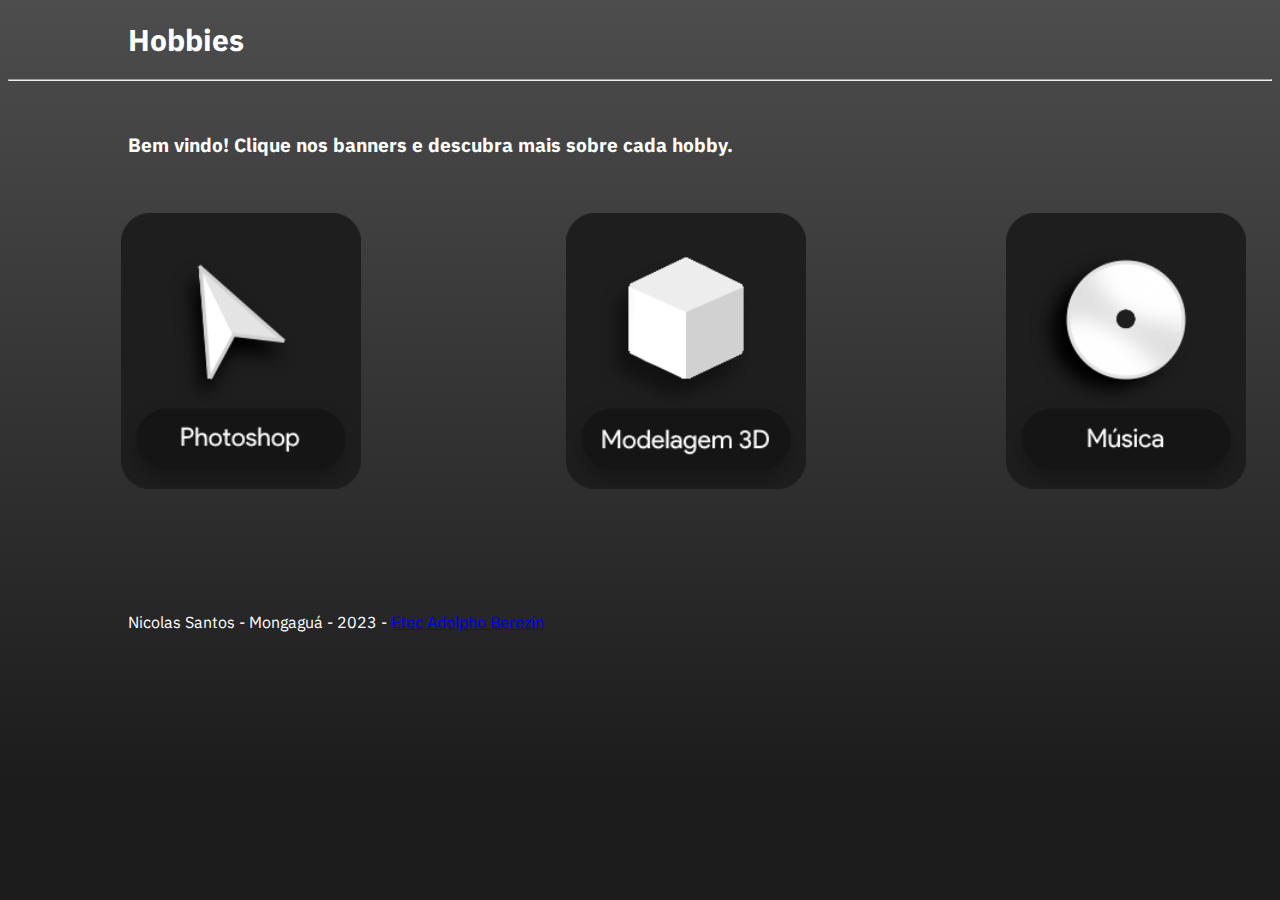
<file: index.html>
<!DOCTYPE html>
<html lang="pt-BR">

<head>
    <meta charset="UTF-8">
    <meta name="viewport" content="width=device-width, initial-scale=1.0">
    <title>HOBBY</title>
    <link rel="stylesheet" href="style_index.css">

    <meta charset="UTF-8" />
    <meta name="viewport" content="width=device-width, initial-scale=1.0" />

    <link rel="preconnect" href="https://fonts.googleapis.com">
    <link rel="preconnect" href="https://fonts.gstatic.com" crossorigin>
    <link href="https://fonts.googleapis.com/css2?family=Anuphan&display=swap" rel="stylesheet">

</head>

<body>
    <h1> Hobbies </h1>
    <hr>
    <h2> Bem vindo! Clique nos banners e descubra mais sobre cada hobby. </h2>

    <div class="image-container">
        <div class="geeks">
            <a href="photoshop.html">
                <img src="imagens/ptshp.png" alt="" hspace="100" vspace="30">
            </a>
        </div>

        <div class="geeks">
            <a href="modelagem.html">
                <img src="imagens/mdls3d.png" alt="" hspace="99" vspace="30">
            </a>
        </div>

        <div class="geeks">
            <a href="musica.html">
                <img src="imagens/msc.png" alt="" hspace="95" vspace="30">
            </a>
        </div>
    </div>

    <footer>Nicolas Santos - Mongaguá - 2023 - <a href="https://eteab.com.br/cms/"> Etec Adolpho Berezin </a></footer>
</body>

</html>
</file>
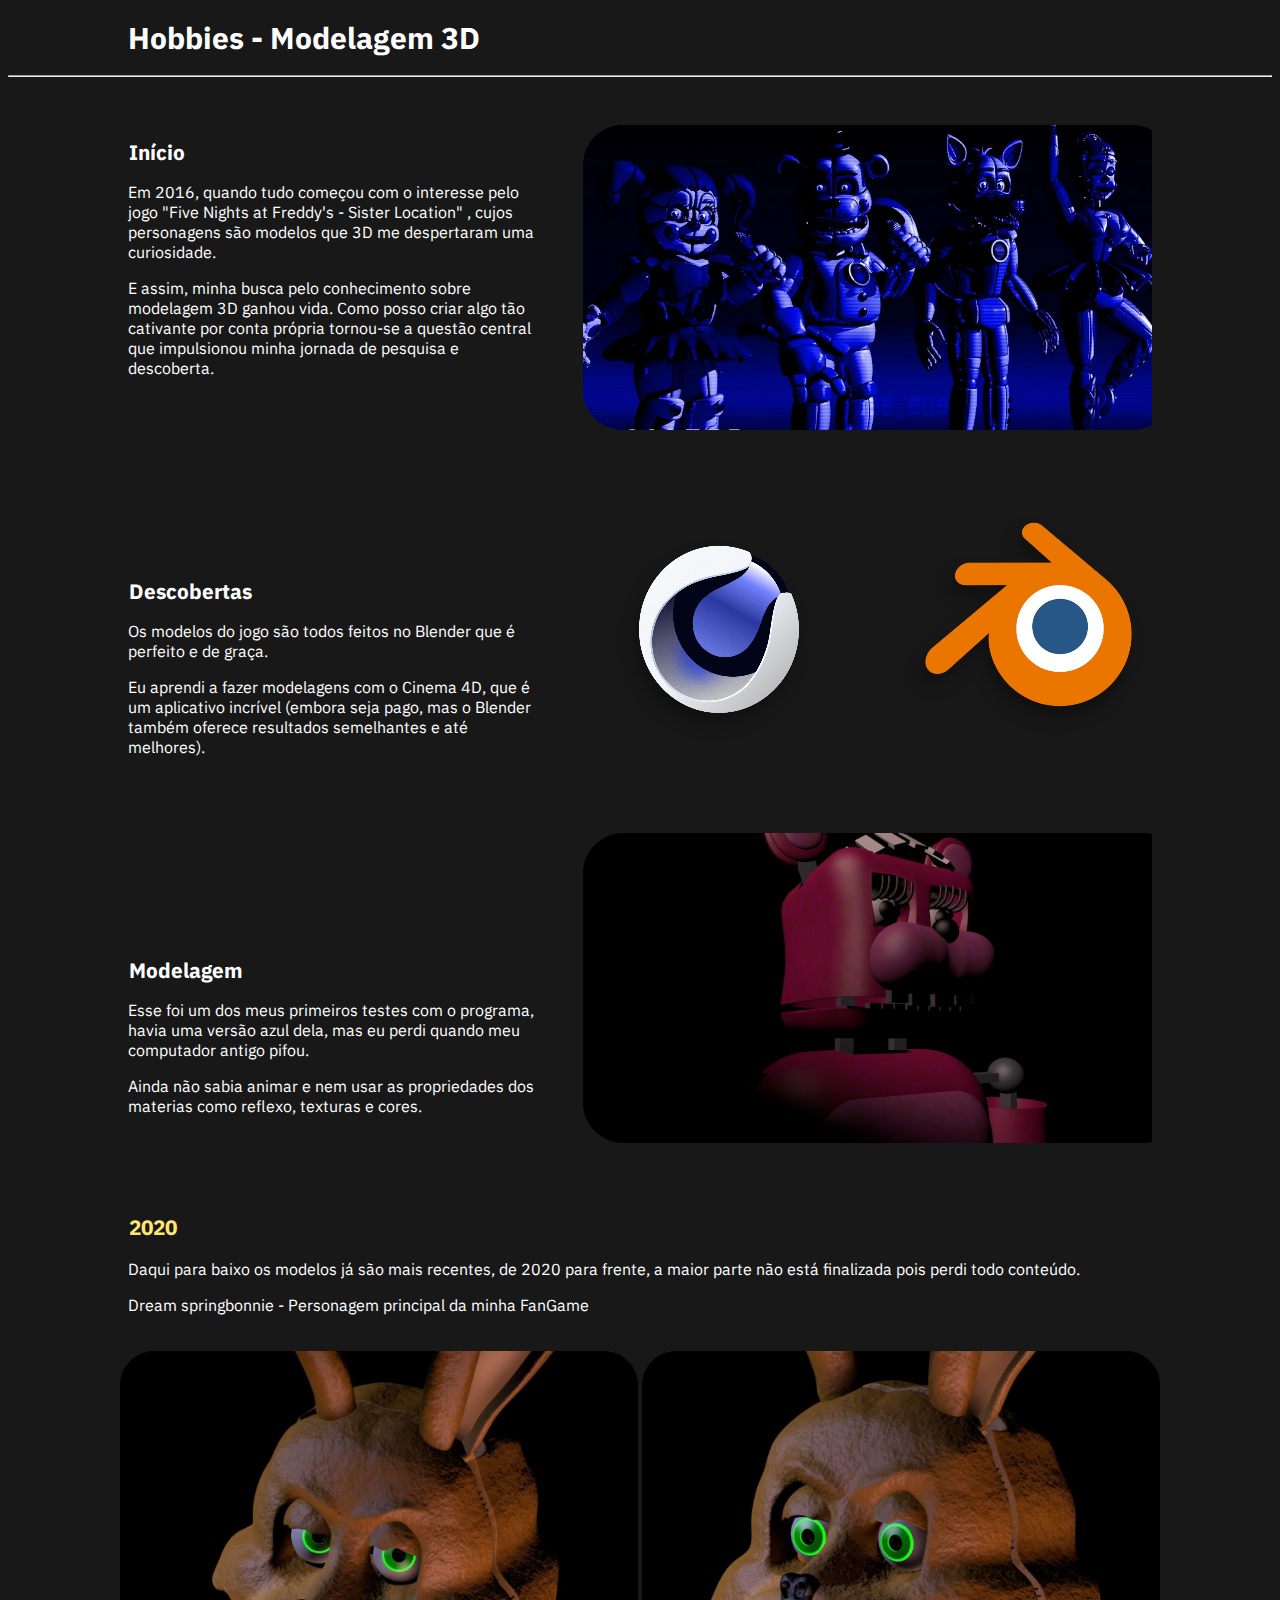
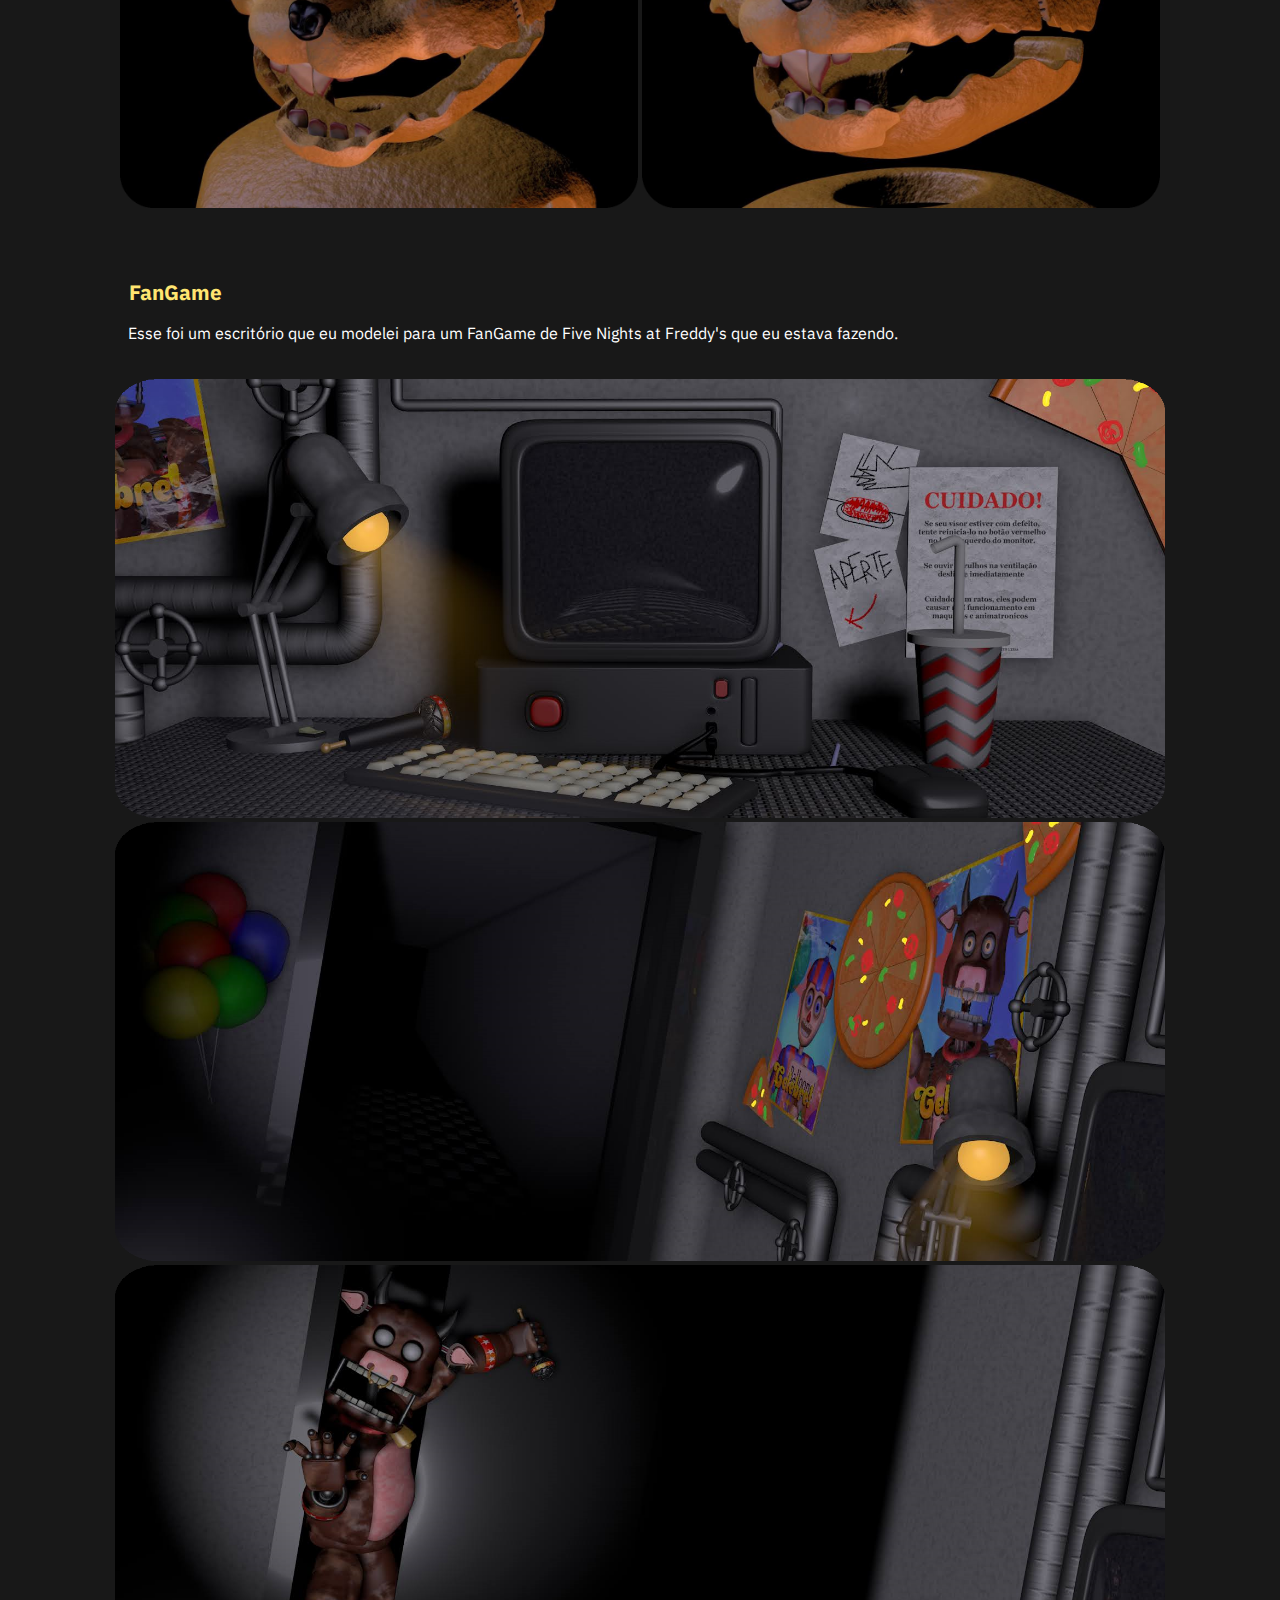
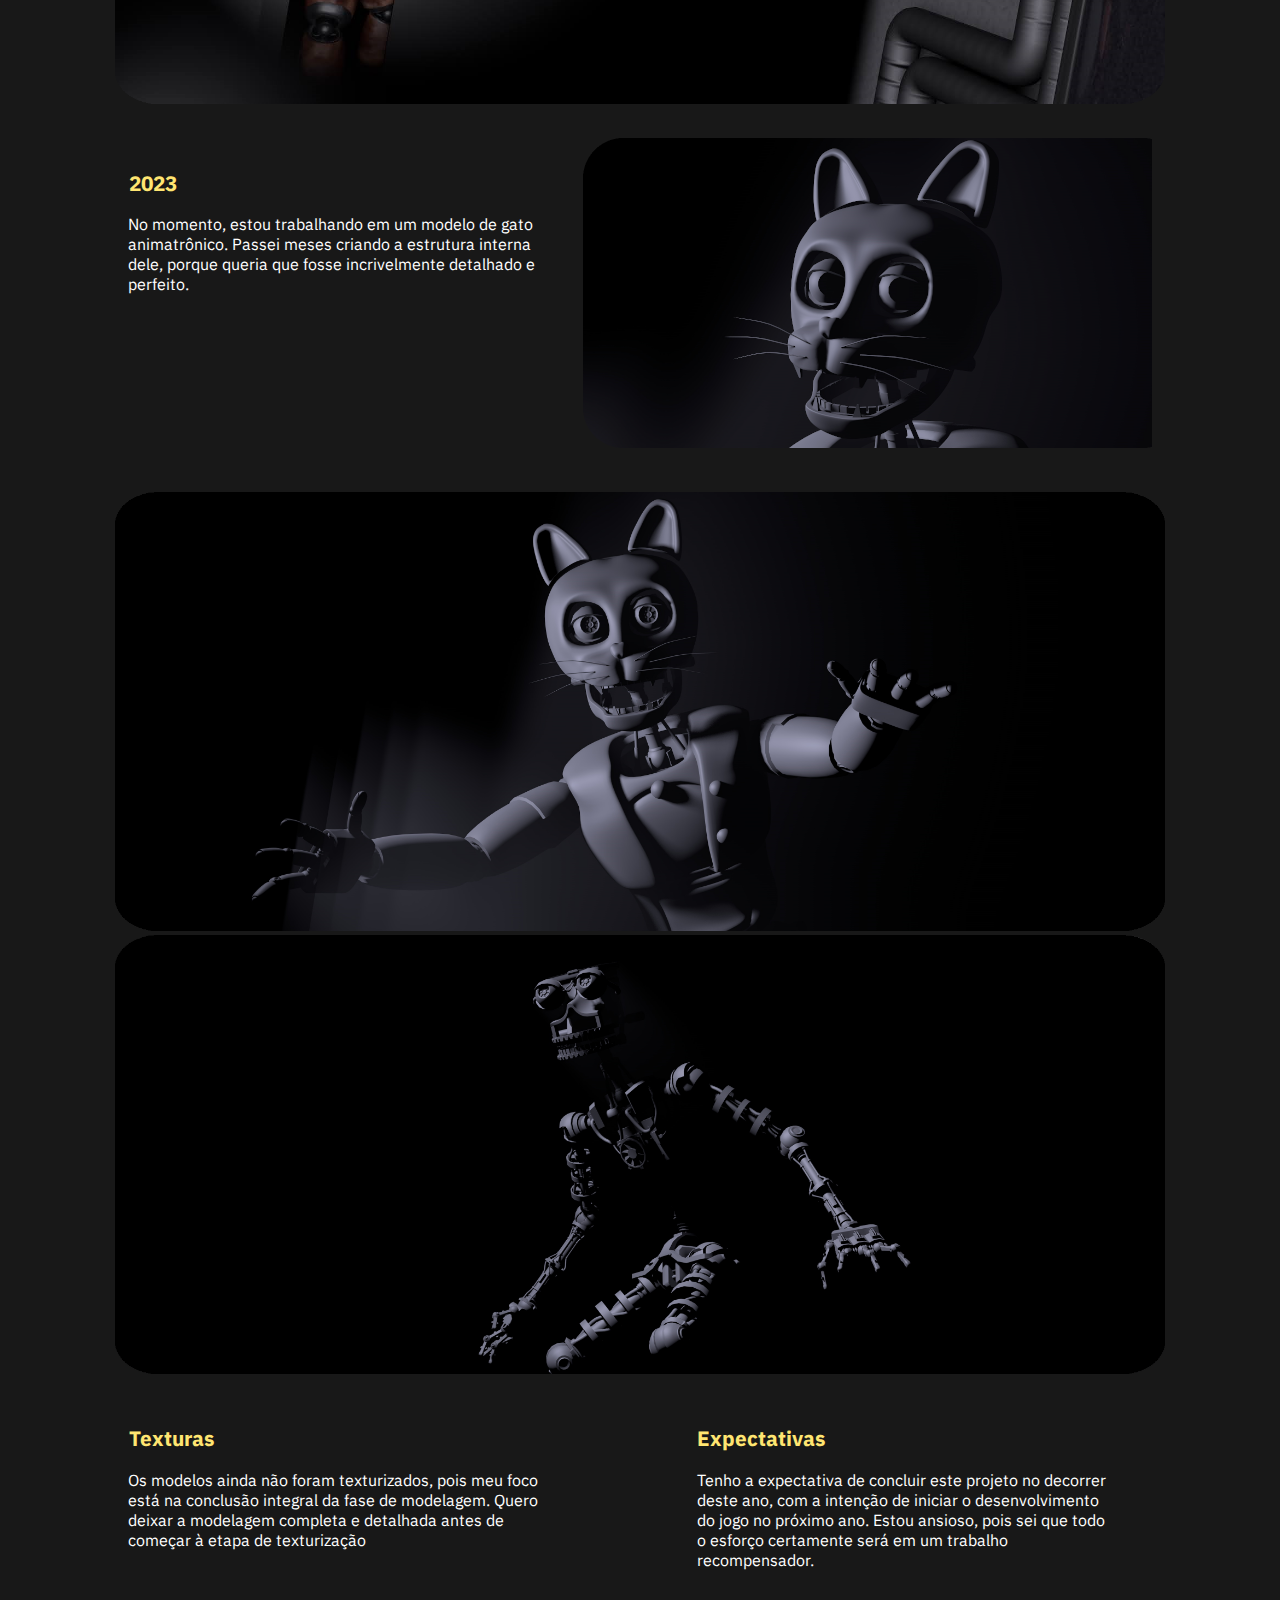
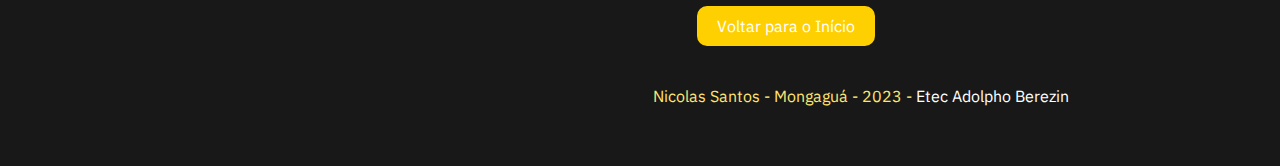
<file: modelagem.html>
<!DOCTYPE html>
<html lang="pt-BR">

<head>
    <meta charset="UTF-8">
    <meta name="viewport" content="width=device-width, initial-scale=1.0">
    <title>HOBBY - Modelagem 3D</title>

    <link rel="stylesheet" href="style_mdlg.css">

    <link rel="preconnect" href="https://fonts.googleapis.com">
    <link rel="preconnect" href="https://fonts.gstatic.com" crossorigin>
    <link href="https://fonts.googleapis.com/css2?family=Anuphan&display=swap" rel="stylesheet">
</head>

<body>
    <header><a href="index.html"> Hobbies</a> - Modelagem 3D</header>
    <hr>
    <div style="float: left; width: 45%; margin-top: 40px;">
        <h1>Início</h1>
        <p>Em 2016, quando tudo começou com o interesse pelo jogo <a
                href="https://store.steampowered.com/app/506610/Five_Nights_at_Freddys_Sister_Location/">"Five Nights at
                Freddy's - Sister Location"</a> , cujos personagens são modelos que 3D me despertaram uma curiosidade.
        </p>
        <p>E assim, minha busca pelo conhecimento sobre modelagem 3D ganhou vida.
            Como posso criar algo tão cativante por conta própria tornou-se a questão central que impulsionou minha
            jornada de pesquisa e descoberta.</p>

    </div>
    <div style="float: right; width: 45%; margin-top: 40px; margin-right: 120px;">
        <a href="https://www.reddit.com/r/fivenightsatfreddys/comments/mzzzcu/sister_location_menu_extended/"> <iframe
                width="100%" height="310" src="imagens/Imagens 3D/ae7gqyaihsv61.png" frameborder="0" width="300"
                height="200"></iframe></a>
    </div>

    <div style="float: left; width: 45%; margin-top: 170px;">
        <h1>Descobertas</h1>
        <p>Os modelos do jogo são todos feitos no <a href="https://www.blender.org/">Blender</a> que é perfeito e de
            graça.</p>
        <p>Eu aprendi a fazer modelagens com o <a href="https://www.maxon.net/en/cinema-4d">Cinema 4D</a>, que é um
            aplicativo incrível (embora seja pago, mas o Blender também oferece resultados semelhantes e até melhores).
        </p>

    </div>
    <div style="float: right; width: 45%; margin-top: 40px; margin-right: 120px;">
        <iframe width="100%" height="310" src="imagens/Imagens 3D/Blender_C4D.png" frameborder="0" width="300"
            height="200"></iframe>
    </div>

    <div style="float: left; width: 45%; margin-top: 170px;">
        <h1>Modelagem</h1>
        <p>Esse foi um dos meus primeiros testes com o programa, havia uma versão azul dela, mas eu perdi quando meu
            computador antigo pifou.</p>
        <p>Ainda não sabia animar e nem usar as propriedades dos materias como reflexo, texturas e cores.</p>
    </div>

    <div style="float: right; width: 45%; margin-top: 40px; margin-right: 120px;">
        <iframe width="100%" height="310" src="imagens/Imagens 3D/pinky.png" frameborder="0" width="300"
            height="200"></iframe>
    </div>

    <div style="float: left; width: 100%; margin-top: 50px; margin-bottom: 20px;">
        <h2>2020</h2>
        <p>Daqui para baixo os modelos já são mais recentes, de 2020 para frente, a maior parte não está finalizada pois
            perdi todo conteúdo.</p>

        <p>Dream springbonnie - Personagem principal da minha FanGame</p>
    </div>

    <div class="Img3d">
        <img src="imagens/Imagens 3D/dream springbonnie FACE YOU.png" alt="" width="41%">
        <img src="imagens/Imagens 3D/dream springbonnie FACE.png" alt="" width="41%">
    </div>

    <div style="float: left; width: 100%; margin-top: 50px; margin-bottom: 20px;">
        <h2>FanGame</h2>
        <p>Esse foi um escritório que eu modelei para um FanGame de Five Nights at
            Freddy's que eu estava fazendo.</p>
    </div>

    <div class="Img3d">
        <img src="imagens/Imagens 3D/ROOM MESA.png" alt="" width="83%">
        <img src="imagens/Imagens 3D/ROOM CORREDOR.png" alt="" width="83%">
        <img src="imagens/Imagens 3D/HE2.png" alt="" width="83%">
    </div>

    <div style="float: left; width: 45%; margin-top: 45px; margin-bottom: 20px;">
        <h2>2023</h2>
        <p>No momento, estou trabalhando em um modelo de gato animatrônico. Passei meses criando a estrutura interna
            dele, porque queria que fosse incrivelmente detalhado e perfeito.</p>
    </div>

    <div style="float: right; width: 45%; margin-top: 30px; margin-right: 120px; margin-bottom: 40px;">
        <iframe width="100%" height="310" src="imagens/Imagens 3D/minhaur.png" frameborder="0" width="300"
            height="200"></iframe>
    </div>

    <div class="Img3d">
        <img src="imagens/Imagens 3D/minhews.png" alt="" width="83%">
        <img src="imagens/Imagens 3D/endo4k.png" alt="" width="83%">
    </div>

    <div style="float: left; width: 45%; margin-top: 30px; margin-bottom: 20px;">
        <h2>Texturas</h2>
        <p> Os modelos ainda não foram texturizados, pois meu foco está na conclusão integral da fase de modelagem.
            Quero deixar a modelagem completa e detalhada antes de começar à etapa de texturização</p>
    </div>

    <div style="float: left; width: 45%; margin-top: 30px; margin-bottom: 20px;">
        <h2>Expectativas</h2>
        <p> Tenho a expectativa de concluir este projeto no decorrer deste ano, com a intenção de iniciar o
            desenvolvimento do jogo no próximo ano. Estou ansioso, pois sei que todo o esforço certamente será em um
            trabalho recompensador.</p>

            <button class="botao-amarelo"><a href="index.html">Voltar para o Início</a></button>
            <footer>Nicolas Santos - Mongaguá - 2023 - <a href="https://eteab.com.br/cms/"> Etec Adolpho Berezin </a>
            </footer>
    </div>
</file>
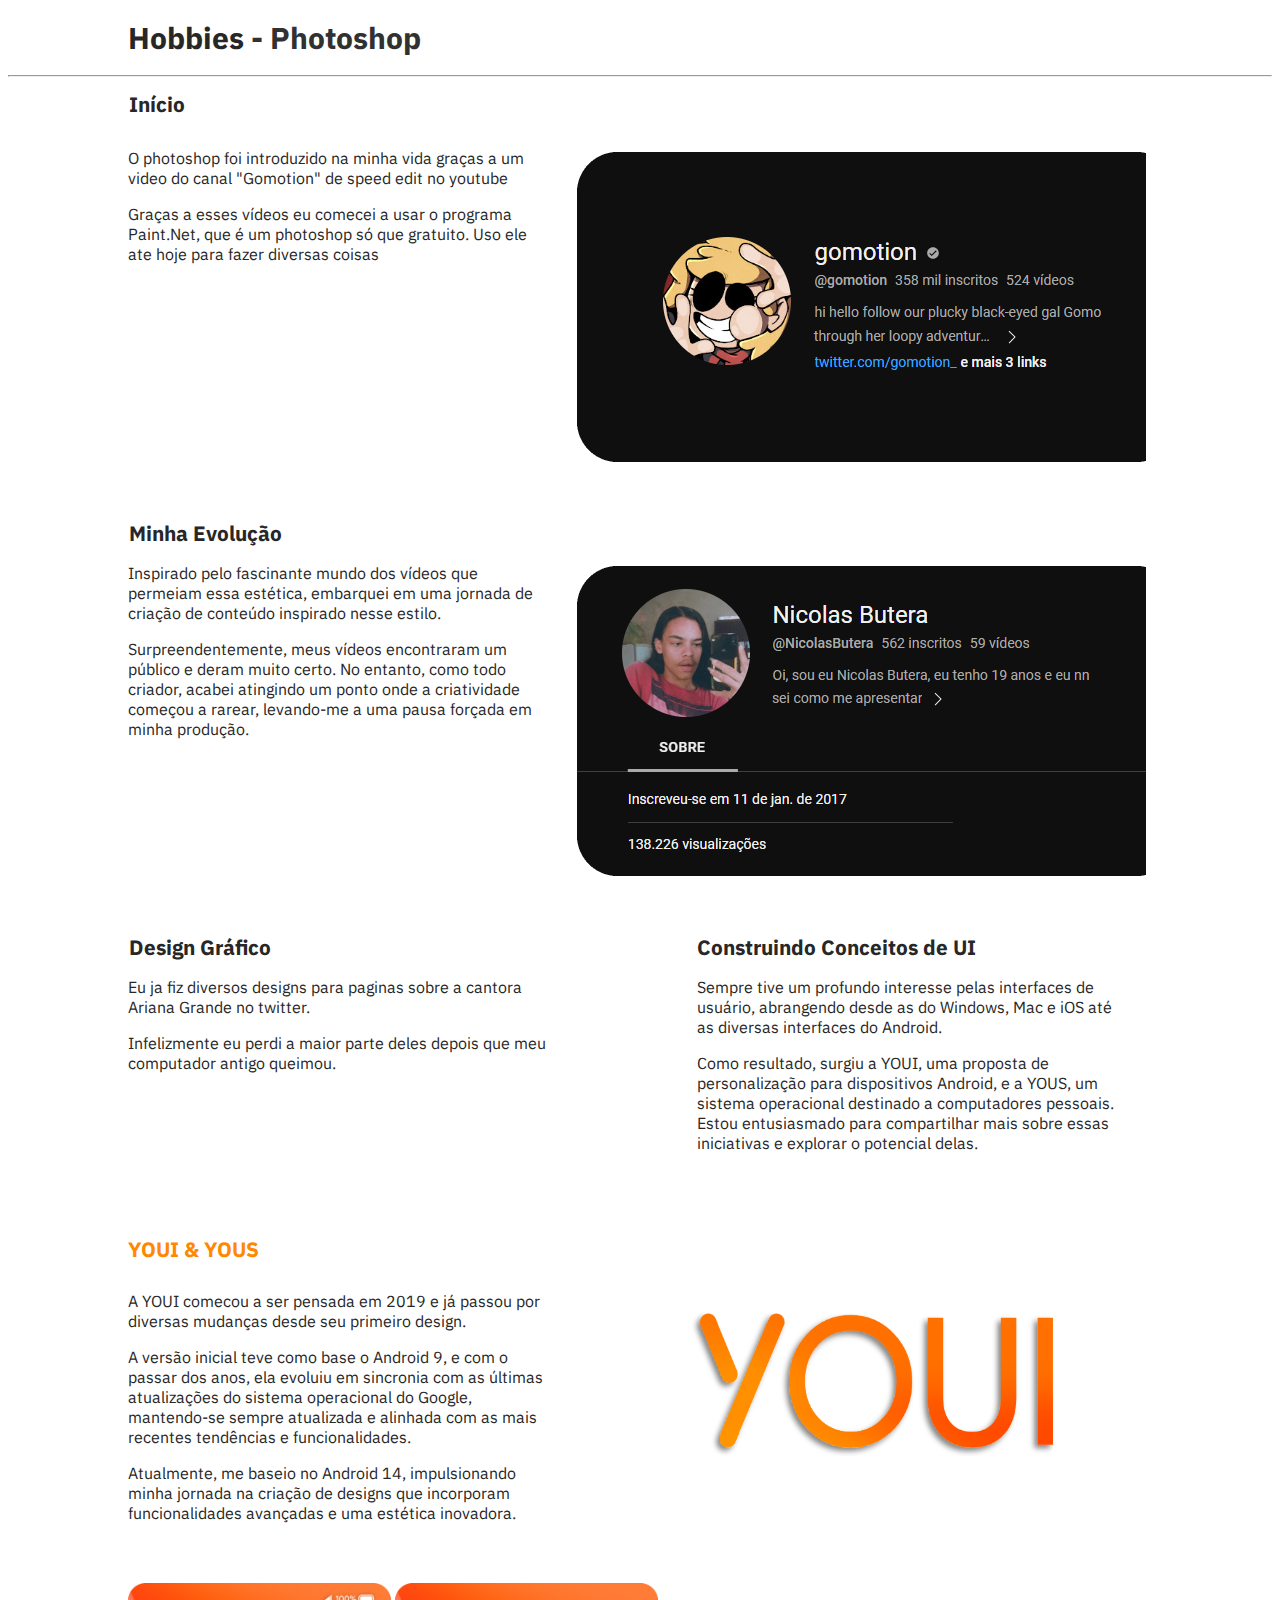
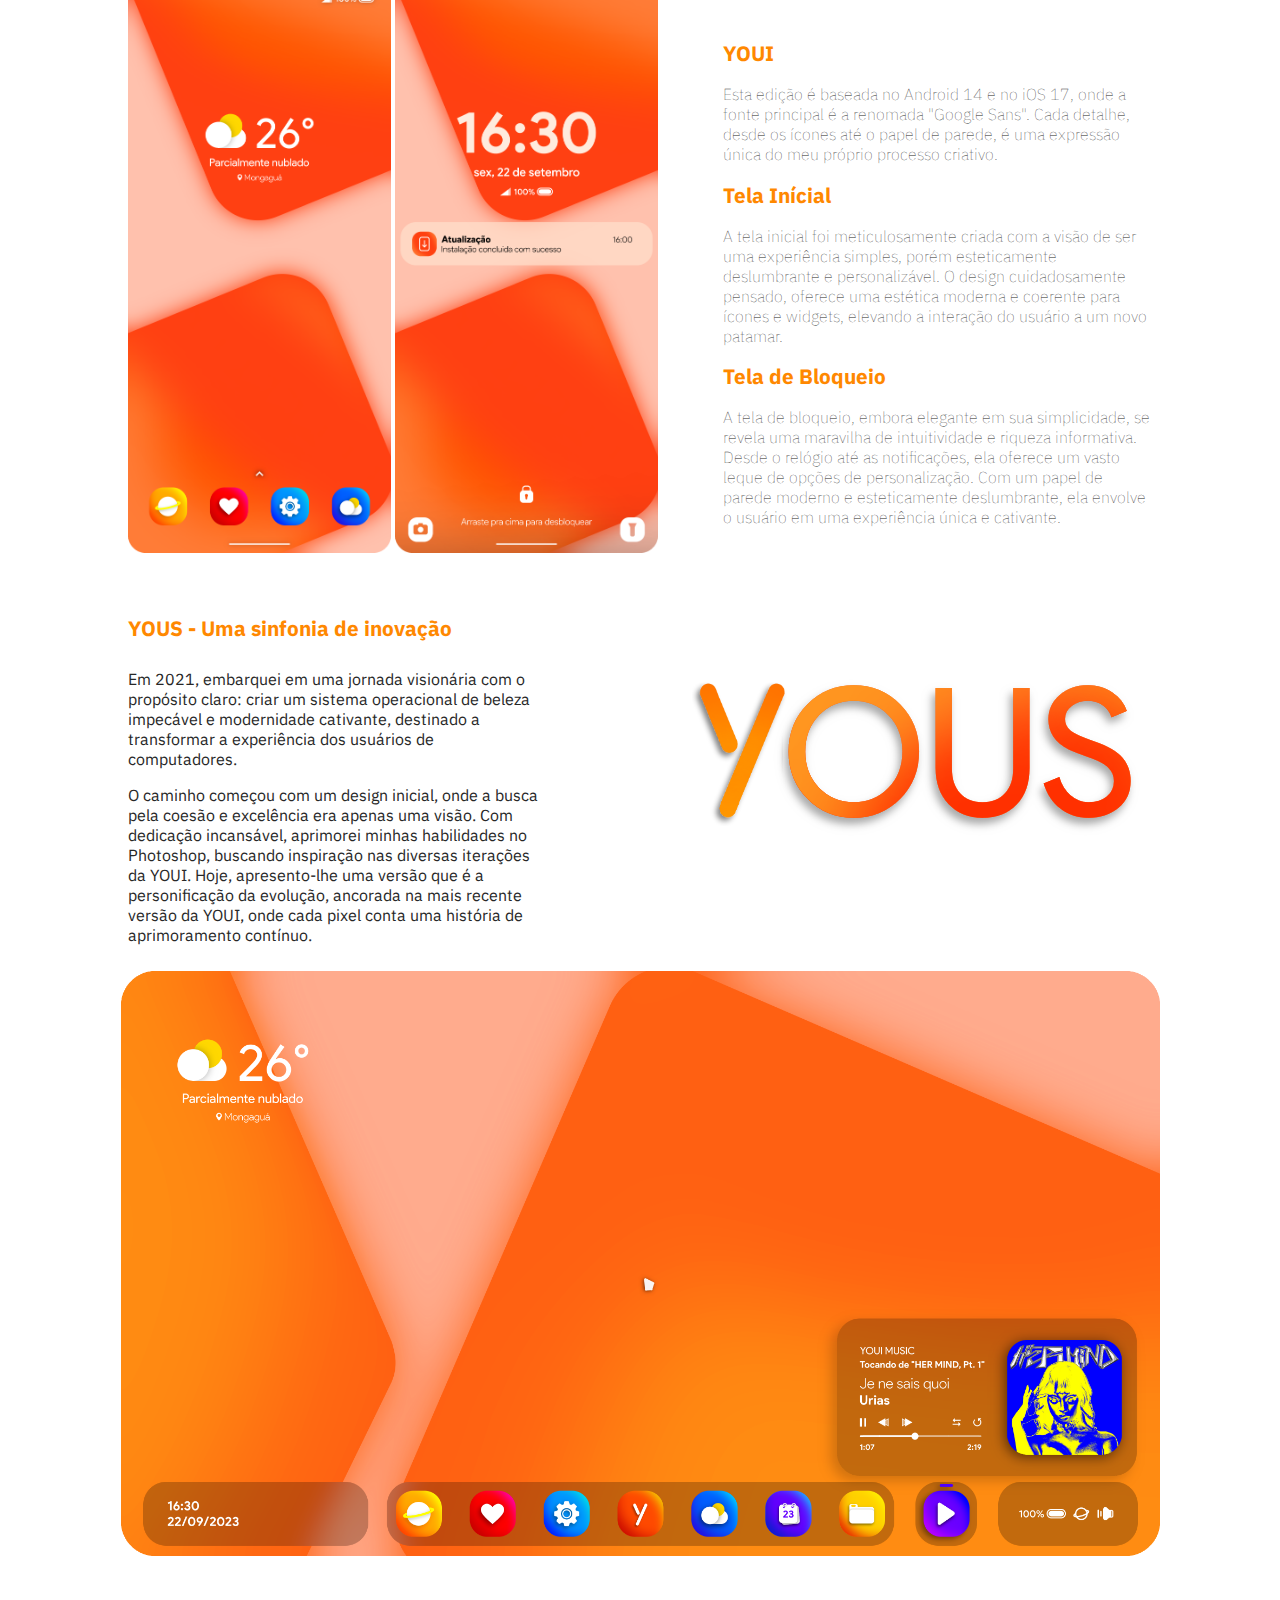
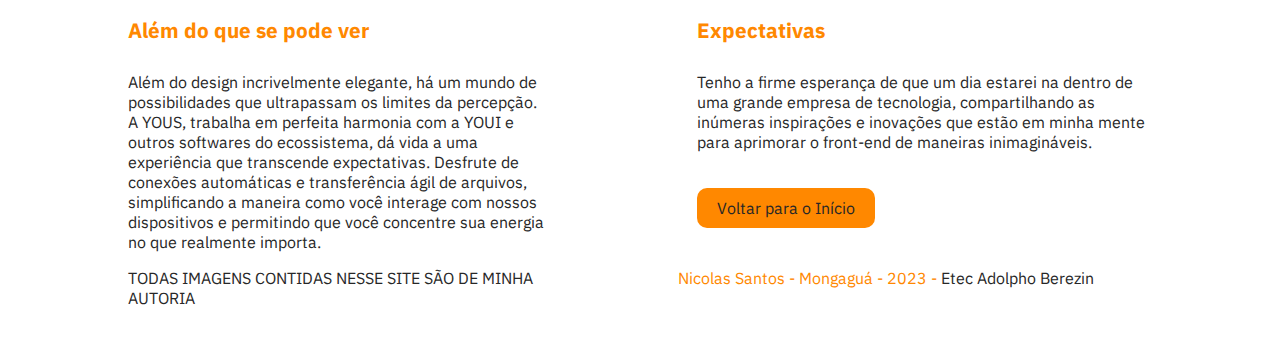
<file: photoshop.html>
<!DOCTYPE html>
<html lang="pt-BR">

<head>
    <meta charset="UTF-8">
    <meta name="viewport" content="width=device-width, initial-scale=1.0">
    <title>HOBBY - Photoshop</title>

    <link rel="stylesheet" href="style_ptshp.css">

    <link rel="preconnect" href="https://fonts.googleapis.com">
    <link rel="preconnect" href="https://fonts.gstatic.com" crossorigin>
    <link href="https://fonts.googleapis.com/css2?family=Anuphan&display=swap" rel="stylesheet">
</head>

<body>
    <header><a href="index.html"> Hobbies</a> - Photoshop</header>
    <hr>
    <h1>Início</h1>
    <div style="float: left; width: 45%;">
        <p>O photoshop foi introduzido na minha vida graças a um <a
                href="https://www.youtube.com/watch?v=8jvrq1XIl_Q&t=3s">video do canal "Gomotion" de speed edit no
                youtube</a></p>
        <p>Graças a esses vídeos eu comecei a usar o programa <a href="https://www.getpaint.net/"> Paint.Net</a>, que é
            um photoshop só que gratuito. Uso ele ate hoje para fazer diversas coisas</p>
    </div>
    <div style="float: left; width: 45%; margin-top: 20px;">
        <iframe width="100%" height="310" src="imagens/gomotion.png" frameborder="0"
            allowfullscreen></iframe>
    </div>

    <div style="float: left; width: 45%; margin-top: 40px;">
        <h1>Minha Evolução</h1>
        <p>Inspirado pelo fascinante mundo dos vídeos que permeiam essa estética, embarquei em uma jornada de criação de
            conteúdo inspirado nesse estilo.</p>
        <p>Surpreendentemente, <a href="https://www.youtube.com/watch?v=fshIVsXtWgU">meus vídeos</a> encontraram um
            público e deram muito certo.
            No entanto, como todo criador, acabei atingindo um ponto onde a criatividade começou a rarear, levando-me a
            uma pausa forçada em minha produção.</p>
    </div>
    <div style="float: left; width: 45%; margin-top: 100px;">
        <iframe width="100%" height="310" src="imagens/nbutera.png" frameborder="0"
            allowfullscreen></iframe>
    </div>

    <div style="float: left; width: 45%; margin-top: 40px;">
        <h1>Design Gráfico</h1>
        <p>Eu ja fiz diversos designs para paginas sobre a cantora Ariana Grande no twitter.</p>
        <p>Infelizmente eu perdi a maior parte deles depois que meu computador antigo queimou.</p>
    </div>

    <div style="float: left; width: 45%; margin-top: 40px;">
        <h1>Construindo Conceitos de UI</h1>
        <p>Sempre tive um profundo interesse pelas interfaces de usuário, abrangendo desde as do Windows, Mac e
            iOS até as diversas interfaces do Android.</p>
        <p>Como resultado, surgiu a YOUI, uma proposta de personalização para dispositivos Android,
            e a YOUS, um sistema operacional destinado a computadores pessoais.
            Estou entusiasmado para compartilhar mais sobre essas iniciativas e explorar o potencial delas.</p>
    </div>

    <div style="float: left; width: 45%; margin-top: 40px;">
        <h4>YOUI & YOUS</h4>
        <p>A YOUI comecou a ser pensada em 2019 e já passou por diversas mudanças desde seu primeiro design.</p>
        <p>A versão inicial teve como base o Android 9, e com o passar dos anos, ela evoluiu em
            sincronia com as últimas atualizações do sistema operacional do Google, mantendo-se sempre atualizada e
            alinhada
            com as mais recentes tendências e funcionalidades.</p>
        <p>Atualmente, me baseio no Android 14, impulsionando minha jornada na criação de designs que
            incorporam funcionalidades avançadas e uma estética inovadora.</p>
    </div>

    <div style="float: left; width: 45%; margin-top: 100px; margin-left: 40px;">
        <iframe width="100%" height="310" src="imagens/youi logo.png" frameborder="0"></iframe>
    </div>

    <div style="float: right; width: 45%; margin-top: 40px;">
        <h2>YOUI</h2>
        <h3>Esta edição é baseada no Android 14 e no iOS 17, onde a fonte principal é a renomada "Google Sans". Cada
            detalhe, desde os ícones até o papel de parede, é uma expressão única do meu próprio processo criativo.</h3>
        <h2>Tela Inícial</h2>
        <h3>A tela inicial foi meticulosamente criada com a visão de ser uma experiência simples, porém esteticamente
            deslumbrante e personalizável. O design cuidadosamente pensado, oferece uma
            estética moderna e coerente para ícones e widgets, elevando a interação do usuário a um novo patamar.</h3>
        <h2>Tela de Bloqueio</h2>
        <h3>A tela de bloqueio, embora elegante em sua simplicidade, se revela uma maravilha de intuitividade e riqueza
            informativa. Desde o relógio até as notificações, ela oferece um vasto leque de opções de personalização.
            Com um papel de parede moderno e esteticamente deslumbrante, ela envolve o usuário em uma experiência única
            e cativante.</h3>
    </div>

    <div class="Print">
        <img src="imagens/YOUI/YOUI - Home.png"
            alt="captura de tela feita no photoshop de um conceito de tela de inicio" width="23%">
        <img src="imagens/YOUI/YOUI - Lock Screen.png"
            alt="captura de tela feita no photoshop de um conceito tela de bloqueio" width="23%">
    </div>

    <div style="float: left; width: 45%; margin-top: 30px;">
        <h4>YOUS - Uma sinfonia de inovação</h4>
        <p>Em 2021, embarquei em uma jornada visionária com o propósito claro: criar um sistema operacional de beleza
            impecável e modernidade cativante, destinado a transformar a experiência dos usuários de computadores.</p>
        <p>O caminho começou com um design inicial, onde a busca pela coesão e excelência era apenas uma visão. Com
            dedicação incansável, aprimorei minhas habilidades no Photoshop, buscando inspiração nas diversas iterações
            da YOUI. Hoje, apresento-lhe uma versão que é a personificação da evolução, ancorada na mais recente
            versão da YOUI, onde cada pixel conta uma história de aprimoramento contínuo.</p>
    </div>

    <div style="float: left; width: 45%; margin-top: 100px; margin-left: 40px;">
        <iframe width="100%" height="310" src="imagens/YOUI/YOUS/YOUS LOGO.png" frameborder="0"></iframe>
    </div>

    <div class="Desktop">
        <img src="imagens/YOUI/YOUS/YOUS - Desktop.png"
            alt="captura de tela feita no photoshop de um conceito de area de trabalho" width="82.20%">
    </div>

    <div style="float: left; width: 45%; margin-top: 30px; margin-bottom: 30px;">
        <h4>Além do que se pode ver</h4>
        <p>Além do design incrivelmente elegante, há um mundo de possibilidades que ultrapassam os limites da
            percepção. A YOUS, trabalha em perfeita harmonia com a YOUI e outros softwares do ecossistema, dá
            vida a uma experiência que transcende expectativas. Desfrute de conexões automáticas e transferência ágil de
            arquivos, simplificando a maneira como você interage com nossos dispositivos e permitindo que você concentre
            sua energia no que realmente importa.</p>
        <p>TODAS IMAGENS CONTIDAS NESSE SITE SÃO DE MINHA AUTORIA</p>
    </div>

    <div style="float: left; width: 49%; margin-top: 30px;">
        <h4>Expectativas</h4>
        <p> Tenho a firme esperança de que um dia estarei na dentro de uma grande empresa de tecnologia,
            compartilhando as inúmeras inspirações e inovações que estão em minha mente para aprimorar o front-end
            de maneiras inimagináveis.</p>

        <button class="botao-laranja"><a href="index.html">Voltar para o Início</a></button>
        <footer>Nicolas Santos - Mongaguá - 2023 - <a href="https://eteab.com.br/cms/"> Etec Adolpho Berezin </a>
        </footer>
    </div>
</body>
</html>
</file>
<file: style_index.css>
body {
 background: linear-gradient(to bottom, rgba(77,77,77,1) 0%, 
    rgba(60,60,60,1) 30%, rgba(33,33,33,1) 78%, rgba(28,28,28,1) 87%);
    background-repeat: no-repeat;
    background-attachment: fixed;
    background-size: cover;
}

h1 {
    color: white;
    text-align: left;
    font-size: 30px;
    margin-left: 120px;
    font-family: 'Anuphan', sans-serif;
}

h2 {
    color: white;
    margin-top: 2em;
    font-size: 1.2em;
    margin-left: 120px;
    padding-top: 1%;
    font-family: 'Anuphan', sans-serif;
    font-weight: 100s;
}

.geeks {
    width: 100%;
    height: 100%;
    overflow: initial;
    margin: 3px;
    align-items: center;
}

.geeks img {
    width: 240px;
    transition: 0.4s;
    align-items: center;
}

.geeks:hover img {
    transform: scale(1.1);
    align-items: center;
}

.image-container {
    display: inline-flex;
    justify-content: center;
    align-items: center;
    height: 200px;
    border: 1px;
    margin: 10px;
}

.image-wrapper img {
    max-width: 100%;
    max-height: 100%;
}

.image-container:hover img {
    box-shadow: 0 0 10px 5px rgba(0, 0, 0, 0.151);
    border-radius: 33px;
}

footer{
    color: white;
    font-size: 1em;
    padding-top: 7%;
    margin-left: 120px;
    font-family: 'Anuphan', sans-serif;
}
</file>
<file: style_mdlg.css>
body {
    background-color:rgb(24, 24, 24);
}

header {
    color: rgb(255, 255, 255);
    text-align: left;
    font-size: 30px;
    margin-left: 110px;
    padding: 10px;
    font-family: 'Anuphan', sans-serif;
    font-weight: bold;
}

h1 {
    color: rgb(255, 255, 255);
    font-size: 1.3em;
    margin-left: 5.8em;
    font-family: 'Anuphan', sans-serif;
}

h2 {
    color: rgb(255, 229, 113);
    font-size: 1.3em;
    margin-left: 5.8em;
    font-family: 'Anuphan', sans-serif;
}

a {
    text-decoration: none;
    color: rgb(255, 255, 255);
}

p {
    color: rgb(255, 255, 255);
    font-size: 1em;
    margin-left: 120px;
    margin-right: 30px;
    font-family: 'Anuphan', sans-serif;
}

.Img3d{
    text-align: center;
}
.Img{
    margin-right: 120px;
}

.botao-amarelo {
    background-color:rgb(255, 208, 1);
    font-family: 'Anuphan', sans-serif;
    color: #000000;
    border: none;
    border-radius: 10px;
    padding: 10px 20px;
    font-size: 16px;
    cursor: pointer;
    margin-top: 20px;
    margin-left: 120px;
}

.botao-amarelo:hover {
    background-color: rgb(255, 145, 1);
}

footer {
    color: rgb(255, 229, 113);
    font-size: 1em;
    font-family: 'Anuphan', sans-serif;
    margin-top: 40px;
    margin-bottom: 40px;
    text-align: center;
}
</file>
<file: style_ptshp.css>
header {
    color: rgb(49, 49, 49);
    text-align: left;
    font-size: 30px;
    margin-left: 110px;
    padding: 10px;
    font-family: 'Anuphan', sans-serif;
    font-weight: bold;
}

h1 {
    color: rgb(39, 39, 39);
    font-size: 1.3em;
    margin-left: 5.8em;
    font-family: 'Anuphan', sans-serif;
}

h2 {
    color: rgb(255, 136, 0);
    font-size: 1.3em;
    font-family: 'Anuphan', sans-serif;
    margin-left: 20px;
}

h3 {
    color: rgb(39, 39, 39);
    font-size: 1em;
    font-weight: 100;
    margin-left: 20px;
    margin-right: 120px;
    font-family: 'Anuphan', sans-serif;
}

h4 {
    color: rgb(255, 136, 0);
    font-size: 1.3em;
    font-family: 'Anuphan', sans-serif;
    margin-left: 120px;
}

a {
    text-decoration: none;
    color: rgb(39, 39, 39);
}

p {
    color: rgb(39, 39, 39);
    font-size: 1em;
    margin-left: 120px;
    margin-right: 30px;
    font-family: 'Anuphan', sans-serif;
}

span {
    color: rgb(39, 39, 39);
    font-size: 1em;
    margin-left: 120px;
    margin-right: 12px;
    font-family: 'Anuphan', sans-serif;
    text-align: left;
}

.Print {
    margin-left: 120px;
}

.Desktop {
    text-align: center;
}

.botao-laranja {
    background-color: rgb(255, 136, 0);
    font-family: 'Anuphan', sans-serif;
    color: #ffffff;
    border: none;
    border-radius: 10px;
    padding: 10px 20px;
    font-size: 16px;
    cursor: pointer;
    margin-top: 20px;
    margin-left: 120px;
}

.botao-laranja:hover {
    background-color: #ff4500;
}

footer {
    color: rgb(255, 136, 0);
    font-size: 1em;
    font-family: 'Anuphan', sans-serif;
    margin-top: 40px;
    margin-bottom: 40px;
    text-align: center;
}
</file>
